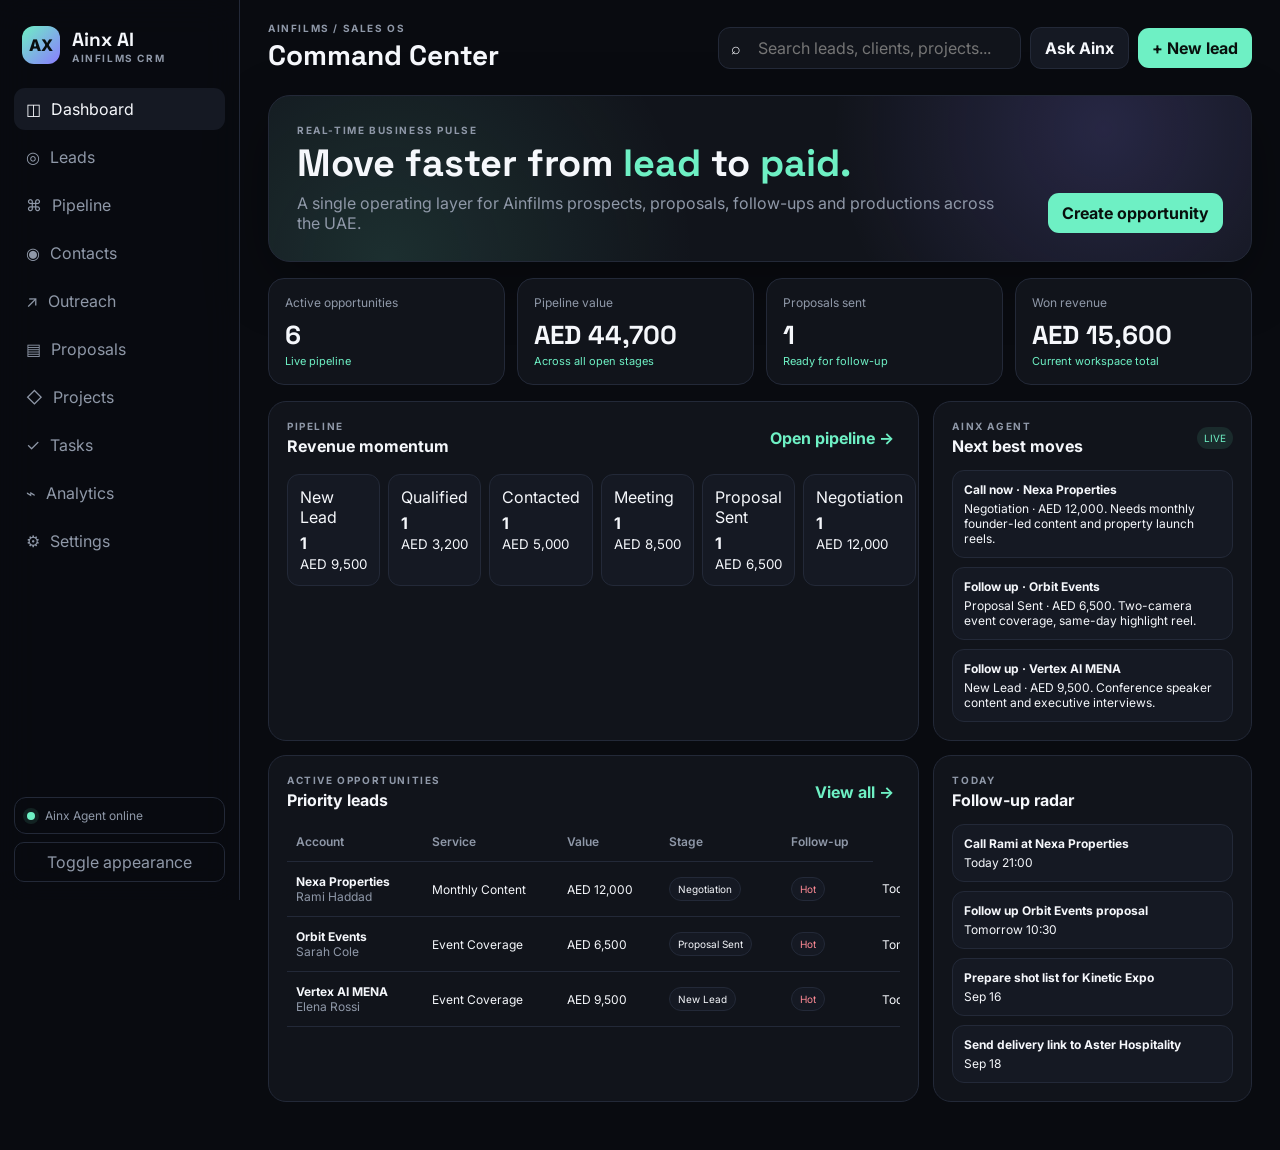
<file: index.html>
<!doctype html>
<html lang="en">
<head>
  <meta charset="UTF-8" />
  <meta name="viewport" content="width=device-width, initial-scale=1.0" />
  <meta name="theme-color" content="#090b10" />
  <meta name="description" content="Ainx AI — Ainfilms CRM for creative sales, leads, proposals and projects." />
  <title>Ainx AI — Ainfilms CRM</title>
  <link rel="preconnect" href="https://fonts.googleapis.com">
  <link rel="preconnect" href="https://fonts.gstatic.com" crossorigin>
  <link href="https://fonts.googleapis.com/css2?family=Inter:wght@400;500;600;700;800&family=Space+Grotesk:wght@500;600;700&display=swap" rel="stylesheet">
  <link rel="stylesheet" href="styles.css" />
</head>
<body>
  <div class="app-shell">
    <aside class="sidebar" id="sidebar">
      <div class="brand-wrap">
        <div class="brand-mark">AX</div>
        <div><div class="brand">Ainx AI</div><div class="brand-sub">AINFILMS CRM</div></div>
      </div>
      <nav class="nav" id="nav">
        <button class="nav-item active" data-view="dashboard">◫ <span>Dashboard</span></button>
        <button class="nav-item" data-view="leads">◎ <span>Leads</span></button>
        <button class="nav-item" data-view="pipeline">⌘ <span>Pipeline</span></button>
        <button class="nav-item" data-view="contacts">◉ <span>Contacts</span></button>
        <button class="nav-item" data-view="outreach">↗ <span>Outreach</span></button>
        <button class="nav-item" data-view="proposals">▤ <span>Proposals</span></button>
        <button class="nav-item" data-view="projects">◇ <span>Projects</span></button>
        <button class="nav-item" data-view="tasks">✓ <span>Tasks</span></button>
        <button class="nav-item" data-view="analytics">⌁ <span>Analytics</span></button>
        <button class="nav-item" data-view="settings">⚙ <span>Settings</span></button>
      </nav>
      <div class="sidebar-foot">
        <div class="agent-chip"><span class="pulse"></span> Ainx Agent online</div>
        <button id="themeBtn" class="ghost full">Toggle appearance</button>
      </div>
    </aside>

    <main class="main">
      <header class="topbar">
        <button class="menu-btn" id="menuBtn">☰</button>
        <div>
          <div class="eyebrow">AINFILMS / SALES OS</div>
          <h1 id="pageTitle">Command Center</h1>
        </div>
        <div class="top-actions">
          <div class="search-box"><span>⌕</span><input id="globalSearch" placeholder="Search leads, clients, projects..." /></div>
          <button class="btn secondary" id="quickAgentBtn">Ask Ainx</button>
          <button class="btn primary" id="newLeadBtn">+ New lead</button>
        </div>
      </header>

      <section class="view active" id="dashboard-view">
        <div class="hero-panel">
          <div>
            <div class="eyebrow">REAL-TIME BUSINESS PULSE</div>
            <h2>Move faster from <span>lead</span> to <span>paid.</span></h2>
            <p>A single operating layer for Ainfilms prospects, proposals, follow-ups and productions across the UAE.</p>
          </div>
          <button class="btn primary" id="heroLeadBtn">Create opportunity</button>
        </div>
        <div class="metrics" id="metrics"></div>
        <div class="dashboard-grid">
          <article class="panel span-2">
            <div class="panel-head"><div><div class="eyebrow">PIPELINE</div><h3>Revenue momentum</h3></div><button class="text-btn" data-jump="pipeline">Open pipeline →</button></div>
            <div class="funnel" id="funnel"></div>
          </article>
          <article class="panel">
            <div class="panel-head"><div><div class="eyebrow">AINX AGENT</div><h3>Next best moves</h3></div><span class="status">LIVE</span></div>
            <div id="agentSuggestions" class="agent-list"></div>
          </article>
          <article class="panel span-2">
            <div class="panel-head"><div><div class="eyebrow">ACTIVE OPPORTUNITIES</div><h3>Priority leads</h3></div><button class="text-btn" data-jump="leads">View all →</button></div>
            <div class="table-wrap"><table><thead><tr><th>Account</th><th>Service</th><th>Value</th><th>Stage</th><th>Follow-up</th></tr></thead><tbody id="priorityRows"></tbody></table></div>
          </article>
          <article class="panel">
            <div class="panel-head"><div><div class="eyebrow">TODAY</div><h3>Follow-up radar</h3></div></div>
            <div id="todayTasks" class="task-stack"></div>
          </article>
        </div>
      </section>

      <section class="view" id="leads-view">
        <div class="section-toolbar"><div><div class="eyebrow">CRM DATABASE</div><h2>Leads</h2></div><div class="toolbar-actions"><select id="leadFilter"><option value="all">All stages</option><option>New Lead</option><option>Qualified</option><option>Contacted</option><option>Meeting</option><option>Proposal Sent</option><option>Negotiation</option><option>Won</option><option>Lost</option></select><button class="btn primary" id="leadPageAdd">+ Add lead</button></div></div>
        <div class="panel"><div class="table-wrap"><table><thead><tr><th>Company / Contact</th><th>Service</th><th>Value</th><th>Stage</th><th>Urgency</th><th>Next action</th><th></th></tr></thead><tbody id="leadRows"></tbody></table></div></div>
      </section>

      <section class="view" id="pipeline-view">
        <div class="section-toolbar"><div><div class="eyebrow">DEAL FLOW</div><h2>Pipeline</h2></div><button class="btn primary" id="pipelineAdd">+ Opportunity</button></div>
        <div class="kanban" id="kanban"></div>
      </section>

      <section class="view" id="contacts-view">
        <div class="section-toolbar"><div><div class="eyebrow">RELATIONSHIPS</div><h2>Contacts</h2></div></div>
        <div class="cards-grid" id="contactCards"></div>
      </section>

      <section class="view" id="outreach-view">
        <div class="section-toolbar"><div><div class="eyebrow">OUTBOUND</div><h2>Outreach Studio</h2></div></div>
        <div class="split-grid">
          <article class="panel"><div class="panel-head"><div><div class="eyebrow">PERSONALIZE</div><h3>Message generator</h3></div></div><label>Lead<select id="outreachLead"></select></label><label>Channel<select id="outreachChannel"><option>Email</option><option>WhatsApp</option><option>LinkedIn</option></select></label><label>Goal<select id="outreachGoal"><option>Book a meeting</option><option>Follow up proposal</option><option>Pitch monthly content</option><option>Event coverage</option></select></label><button class="btn primary full" id="generateMessage">Generate message</button></article>
          <article class="panel"><div class="panel-head"><div><div class="eyebrow">DRAFT</div><h3>Ainx-written outreach</h3></div><button class="text-btn" id="copyMessage">Copy</button></div><textarea id="messageOutput" class="message-output" placeholder="Select a lead and generate a tailored outreach message..."></textarea></article>
        </div>
      </section>

      <section class="view" id="proposals-view">
        <div class="section-toolbar"><div><div class="eyebrow">COMMERCIAL</div><h2>Proposals</h2></div><button class="btn primary" id="proposalAdd">+ New proposal</button></div>
        <div class="cards-grid" id="proposalCards"></div>
      </section>

      <section class="view" id="projects-view">
        <div class="section-toolbar"><div><div class="eyebrow">DELIVERY</div><h2>Projects</h2></div><button class="btn primary" id="projectAdd">+ Project</button></div>
        <div class="cards-grid" id="projectCards"></div>
      </section>

      <section class="view" id="tasks-view">
        <div class="section-toolbar"><div><div class="eyebrow">EXECUTION</div><h2>Tasks</h2></div><button class="btn primary" id="taskAdd">+ Task</button></div>
        <div class="panel"><div id="taskList" class="task-list"></div></div>
      </section>

      <section class="view" id="analytics-view">
        <div class="section-toolbar"><div><div class="eyebrow">PERFORMANCE</div><h2>Analytics</h2></div></div>
        <div class="metrics" id="analyticsMetrics"></div>
        <div class="split-grid"><article class="panel"><div class="panel-head"><h3>Lead source performance</h3></div><div id="sourceBars" class="bar-chart"></div></article><article class="panel"><div class="panel-head"><h3>Service demand</h3></div><div id="serviceBars" class="bar-chart"></div></article></div>
      </section>

      <section class="view" id="settings-view">
        <div class="section-toolbar"><div><div class="eyebrow">WORKSPACE</div><h2>Settings</h2></div></div>
        <div class="split-grid"><article class="panel"><h3>Company profile</h3><label>Brand<input value="Ainfilms" /></label><label>Market<input value="Dubai, UAE" /></label><label>Currency<input value="AED" /></label><label>Tagline<input value="Creating timeless looks" /></label><button class="btn secondary">Save profile</button></article><article class="panel"><div class="panel-head"><h3>Service presets</h3></div><div id="serviceSettings"></div></article></div>
      </section>
    </main>
  </div>

  <div class="modal-backdrop" id="leadModal">
    <div class="modal">
      <div class="panel-head"><div><div class="eyebrow">NEW OPPORTUNITY</div><h3>Add lead</h3></div><button class="icon-btn close-modal">×</button></div>
      <form id="leadForm" class="form-grid">
        <label>Company<input name="company" required placeholder="Company name" /></label>
        <label>Contact person<input name="contact" required placeholder="Full name" /></label>
        <label>Email<input name="email" type="email" placeholder="name@company.com" /></label>
        <label>Phone<input name="phone" placeholder="+971 ..." /></label>
        <label>Service<select name="service"><option>Corporate Videography</option><option>Event Coverage</option><option>Photography</option><option>Social Content</option><option>Video Editing</option><option>Monthly Content</option><option>Website Creation</option><option>Branding</option><option>AI Content</option></select></label>
        <label>Value (AED)<input name="value" type="number" min="0" value="3500" /></label>
        <label>Source<select name="source"><option>LinkedIn</option><option>Instagram</option><option>Referral</option><option>Website</option><option>Event</option><option>Outbound</option></select></label>
        <label>Urgency<select name="urgency"><option>Hot</option><option selected>Warm</option><option>Cold</option></select></label>
        <label class="span-2">Notes<textarea name="notes" placeholder="What do they need, when, and why now?"></textarea></label>
        <div class="modal-actions span-2"><button type="button" class="btn ghost close-modal">Cancel</button><button class="btn primary" type="submit">Save lead</button></div>
      </form>
    </div>
  </div>

  <div class="modal-backdrop" id="agentModal">
    <div class="modal compact"><div class="panel-head"><div><div class="eyebrow">AINX AGENT</div><h3>Sales copilot</h3></div><button class="icon-btn close-agent">×</button></div><div id="agentChat" class="chat-window"><div class="bot-msg">I can prioritize your pipeline, draft outreach and suggest the next move from your CRM data.</div></div><div class="chat-input"><input id="agentInput" placeholder="Ask: Which lead should I call first?" /><button class="btn primary" id="agentSend">Send</button></div></div>
  </div>

  <div class="toast" id="toast"></div>
  <script src="app.js"></script>
</body>
</html>
</file>
<file: styles.css>
:root{--bg:#090b10;--panel:#11141b;--panel2:#151923;--text:#f5f7fb;--muted:#8f98a8;--line:#232938;--accent:#6ef0c4;--accent2:#8b7cff;--danger:#ff6b7a;--warn:#f4c95d;--shadow:0 20px 60px rgba(0,0,0,.32)}*{box-sizing:border-box}html,body{margin:0;min-height:100%;font-family:Inter,sans-serif;background:var(--bg);color:var(--text)}body.light{--bg:#f4f6f9;--panel:#fff;--panel2:#f7f9fc;--text:#151821;--muted:#667085;--line:#e5e7eb;--shadow:0 18px 50px rgba(40,50,70,.12)}button,input,select,textarea{font:inherit}.app-shell{display:grid;grid-template-columns:240px 1fr;min-height:100vh}.sidebar{border-right:1px solid var(--line);padding:20px 14px;position:sticky;top:0;height:100vh;background:rgba(9,11,16,.88);backdrop-filter:blur(18px);z-index:20}.light .sidebar{background:rgba(255,255,255,.9)}.brand-wrap{display:flex;gap:12px;align-items:center;padding:6px 8px 24px}.brand-mark{width:38px;height:38px;border-radius:12px;display:grid;place-items:center;background:linear-gradient(135deg,var(--accent),var(--accent2));color:#09100e;font-weight:800}.brand{font-family:'Space Grotesk';font-weight:700;font-size:19px}.brand-sub,.eyebrow{font-size:10px;letter-spacing:.16em;color:var(--muted);font-weight:700}.nav{display:grid;gap:6px}.nav-item{border:0;background:transparent;color:var(--muted);text-align:left;padding:11px 12px;border-radius:11px;cursor:pointer;display:flex;gap:10px;align-items:center}.nav-item:hover,.nav-item.active{background:var(--panel2);color:var(--text)}.sidebar-foot{position:absolute;left:14px;right:14px;bottom:18px}.agent-chip{border:1px solid var(--line);border-radius:12px;padding:10px 12px;margin-bottom:8px;font-size:12px;color:var(--muted)}.pulse{display:inline-block;width:8px;height:8px;border-radius:50%;background:var(--accent);box-shadow:0 0 0 4px rgba(110,240,196,.1);margin-right:7px}.main{padding:22px 28px 48px;min-width:0}.topbar{display:flex;align-items:center;gap:16px;justify-content:space-between;margin-bottom:22px}.topbar h1,.section-toolbar h2{margin:3px 0 0;font-family:'Space Grotesk';font-size:28px}.top-actions{display:flex;gap:9px;align-items:center}.search-box{display:flex;align-items:center;gap:7px;border:1px solid var(--line);background:var(--panel);border-radius:12px;padding:0 12px}.search-box input{background:none;border:0;outline:0;color:var(--text);height:40px;width:260px}.btn,.ghost,.text-btn,.icon-btn{cursor:pointer}.btn{border:0;border-radius:11px;padding:10px 14px;font-weight:700}.btn.primary{background:var(--accent);color:#08100d}.btn.secondary{background:var(--panel2);color:var(--text);border:1px solid var(--line)}.ghost{background:transparent;color:var(--muted);border:1px solid var(--line);border-radius:10px;padding:9px}.full{width:100%}.menu-btn{display:none}.view{display:none}.view.active{display:block}.hero-panel{border:1px solid var(--line);border-radius:22px;padding:28px;background:radial-gradient(circle at 85% 20%,rgba(139,124,255,.18),transparent 32%),radial-gradient(circle at 12% 100%,rgba(110,240,196,.12),transparent 35%),var(--panel);display:flex;align-items:end;justify-content:space-between;gap:24px;box-shadow:var(--shadow)}.hero-panel h2{font-family:'Space Grotesk';font-size:38px;line-height:1.03;margin:8px 0 10px;max-width:720px}.hero-panel h2 span{color:var(--accent)}.hero-panel p{color:var(--muted);max-width:700px;margin:0}.metrics{display:grid;grid-template-columns:repeat(4,1fr);gap:12px;margin:16px 0}.metric{background:var(--panel);border:1px solid var(--line);border-radius:16px;padding:16px}.metric .label{font-size:12px;color:var(--muted)}.metric .value{font-family:'Space Grotesk';font-size:26px;font-weight:700;margin:8px 0 2px}.metric .delta{font-size:11px;color:var(--accent)}.dashboard-grid{display:grid;grid-template-columns:repeat(3,1fr);gap:14px}.span-2{grid-column:span 2}.panel{background:var(--panel);border:1px solid var(--line);border-radius:18px;padding:18px;min-width:0}.panel-head,.section-toolbar{display:flex;justify-content:space-between;align-items:center;gap:12px}.panel-head h3{margin:4px 0 0;font-size:16px}.text-btn{border:0;background:none;color:var(--accent);font-weight:700}.status{font-size:10px;padding:5px 7px;border-radius:999px;background:rgba(110,240,196,.1);color:var(--accent)}.funnel{display:grid;grid-template-columns:repeat(6,1fr);gap:8px;margin-top:18px}.funnel-step{padding:12px;background:var(--panel2);border-radius:12px;border:1px solid var(--line)}.funnel-step b{display:block;margin-top:6px}.agent-list,.task-stack{display:grid;gap:9px;margin-top:14px}.agent-item,.task-mini{padding:11px;border-radius:12px;background:var(--panel2);border:1px solid var(--line);font-size:12px}.agent-item strong,.task-mini strong{display:block;margin-bottom:4px}.table-wrap{overflow:auto;margin-top:12px}table{width:100%;border-collapse:collapse;min-width:720px}th,td{text-align:left;padding:12px 9px;border-bottom:1px solid var(--line);font-size:12px}th{color:var(--muted);font-weight:600}.badge{display:inline-block;padding:5px 8px;border-radius:999px;background:var(--panel2);border:1px solid var(--line);font-size:10px}.badge.hot{color:#ff8b96}.section-toolbar{margin-bottom:14px}.toolbar-actions{display:flex;gap:8px}select,input,textarea{background:var(--panel2);border:1px solid var(--line);border-radius:10px;color:var(--text);padding:10px;outline:none}.kanban{display:grid;grid-template-columns:repeat(7,minmax(220px,1fr));gap:10px;overflow:auto;padding-bottom:10px}.kanban-col{background:var(--panel);border:1px solid var(--line);border-radius:15px;padding:10px;min-height:450px}.kanban-title{display:flex;justify-content:space-between;color:var(--muted);font-size:11px;margin-bottom:9px}.deal-card{padding:11px;border-radius:12px;background:var(--panel2);border:1px solid var(--line);margin-bottom:8px}.deal-card strong{font-size:12px}.deal-card p{font-size:11px;color:var(--muted);margin:5px 0}.cards-grid{display:grid;grid-template-columns:repeat(3,1fr);gap:12px}.contact-card,.proposal-card,.project-card{background:var(--panel);border:1px solid var(--line);border-radius:16px;padding:16px}.split-grid{display:grid;grid-template-columns:1fr 1.4fr;gap:14px}.panel label{display:grid;gap:7px;font-size:11px;color:var(--muted);margin:12px 0}.message-output{width:100%;min-height:300px;resize:vertical;line-height:1.6}.task-list{display:grid;gap:8px}.task-row{display:grid;grid-template-columns:auto 1fr auto;gap:12px;align-items:center;padding:12px;border-bottom:1px solid var(--line)}.task-row.done{opacity:.5;text-decoration:line-through}.bar-chart{display:grid;gap:12px;margin-top:16px}.bar-line{display:grid;grid-template-columns:120px 1fr 45px;align-items:center;gap:8px;font-size:11px}.bar{height:9px;border-radius:999px;background:var(--panel2);overflow:hidden}.bar>span{display:block;height:100%;background:linear-gradient(90deg,var(--accent),var(--accent2));border-radius:999px}.modal-backdrop{position:fixed;inset:0;background:rgba(0,0,0,.62);display:none;place-items:center;z-index:100;padding:16px}.modal-backdrop.open{display:grid}.modal{width:min(720px,100%);max-height:90vh;overflow:auto;background:var(--panel);border:1px solid var(--line);border-radius:20px;padding:20px;box-shadow:var(--shadow)}.modal.compact{width:min(560px,100%)}.icon-btn{border:0;background:var(--panel2);color:var(--text);width:34px;height:34px;border-radius:10px;font-size:20px}.form-grid{display:grid;grid-template-columns:1fr 1fr;gap:10px}.form-grid label{margin:0}.form-grid input,.form-grid select,.form-grid textarea{width:100%}.form-grid textarea{min-height:90px}.modal-actions{display:flex;justify-content:flex-end;gap:8px;margin-top:8px}.chat-window{min-height:260px;max-height:420px;overflow:auto;display:grid;gap:10px;padding:14px 0}.bot-msg,.user-msg{padding:11px 13px;border-radius:13px;max-width:85%;font-size:12px;line-height:1.5}.bot-msg{background:var(--panel2);justify-self:start}.user-msg{background:var(--accent);color:#07110d;justify-self:end}.chat-input{display:flex;gap:8px}.chat-input input{flex:1}.toast{position:fixed;right:20px;bottom:20px;background:var(--text);color:var(--bg);padding:12px 16px;border-radius:11px;opacity:0;transform:translateY(8px);pointer-events:none;transition:.2s;z-index:200}.toast.show{opacity:1;transform:none}@media(max-width:1100px){.metrics{grid-template-columns:repeat(2,1fr)}.dashboard-grid{grid-template-columns:1fr 1fr}.span-2{grid-column:span 2}.cards-grid{grid-template-columns:repeat(2,1fr)}.search-box{display:none}}@media(max-width:760px){.app-shell{grid-template-columns:1fr}.sidebar{position:fixed;left:-260px;width:240px;transition:.25s}.sidebar.open{left:0}.main{padding:16px}.menu-btn{display:block;background:var(--panel);border:1px solid var(--line);color:var(--text);border-radius:10px;padding:8px 10px}.topbar{align-items:flex-start}.top-actions .secondary{display:none}.hero-panel{padding:20px;align-items:flex-start;flex-direction:column}.hero-panel h2{font-size:30px}.metrics,.dashboard-grid,.cards-grid,.split-grid,.form-grid{grid-template-columns:1fr}.span-2{grid-column:auto}.funnel{grid-template-columns:repeat(2,1fr)}.topbar h1{font-size:22px}.section-toolbar{align-items:flex-start}.toolbar-actions{flex-wrap:wrap}.bar-line{grid-template-columns:90px 1fr 36px}}
</file>
